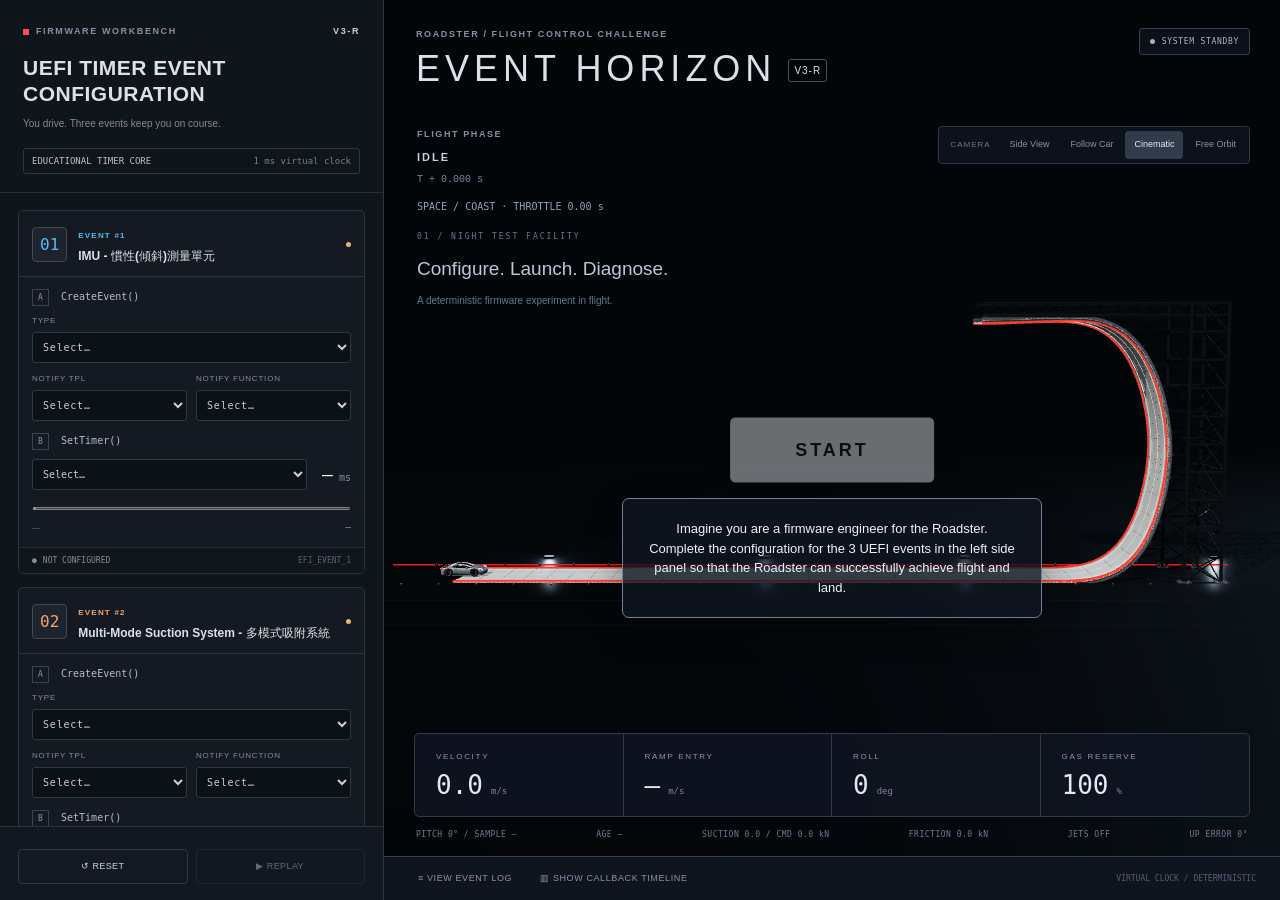
<file: index.html>
<!doctype html><html lang="en"><head><meta charset="UTF-8"/><meta name="viewport" content="width=device-width, initial-scale=1.0"/><meta name="theme-color" content="#0a0d12"/><title>Event Horizon | Roadster Flight Control</title>  <script type="module" crossorigin src="./assets/index-CwQYKkg_.js"></script>
  <link rel="stylesheet" crossorigin href="./assets/index-B14UkPay.css">
</head><body><div id="root"></div></body></html>
</file>
<file: assets/index-B14UkPay.css>
/*! tailwindcss v4.3.3 | MIT License | https://tailwindcss.com */
@layer properties{@supports (((-webkit-hyphens:none)) and (not (margin-trim:inline))) or ((-moz-orient:inline) and (not (color:rgb(from red r g b)))){*,:before,:after,::backdrop{--tw-shadow:0 0 #0000;--tw-shadow-color:initial;--tw-shadow-alpha:100%;--tw-inset-shadow:0 0 #0000;--tw-inset-shadow-color:initial;--tw-inset-shadow-alpha:100%;--tw-ring-color:initial;--tw-ring-shadow:0 0 #0000;--tw-inset-ring-color:initial;--tw-inset-ring-shadow:0 0 #0000;--tw-ring-inset:initial;--tw-ring-offset-width:0px;--tw-ring-offset-color:#fff;--tw-ring-offset-shadow:0 0 #0000;--tw-blur:initial;--tw-brightness:initial;--tw-contrast:initial;--tw-grayscale:initial;--tw-hue-rotate:initial;--tw-invert:initial;--tw-opacity:initial;--tw-saturate:initial;--tw-sepia:initial;--tw-drop-shadow:initial;--tw-drop-shadow-color:initial;--tw-drop-shadow-alpha:100%;--tw-drop-shadow-size:initial}}}@layer theme{:root,:host{--font-sans:-apple-system, BlinkMacSystemFont, "Segoe UI", Roboto, "Helvetica Neue", "Noto Sans", Arial, sans-serif, "Apple Color Emoji", "Segoe UI Emoji", "Segoe UI Symbol", "Noto Color Emoji";--font-mono:ui-monospace, SFMono-Regular, Menlo, Monaco, Consolas, "Liberation Mono", "Courier New", monospace;--default-font-family:var(--font-sans);--default-mono-font-family:var(--font-mono)}}@layer base{*,:after,:before,::backdrop{box-sizing:border-box;border:0 solid;margin:0;padding:0}::file-selector-button{box-sizing:border-box;border:0 solid;margin:0;padding:0}html,:host{-webkit-text-size-adjust:100%;tab-size:4;line-height:1.5;font-family:var(--default-font-family,-apple-system, BlinkMacSystemFont, "Segoe UI", Roboto, "Helvetica Neue", "Noto Sans", Arial, sans-serif, "Apple Color Emoji", "Segoe UI Emoji", "Segoe UI Symbol", "Noto Color Emoji");font-feature-settings:var(--default-font-feature-settings,normal);font-variation-settings:var(--default-font-variation-settings,normal);-webkit-tap-highlight-color:transparent}hr{height:0;color:inherit;border-top-width:1px}abbr:where([title]){-webkit-text-decoration:underline dotted;text-decoration:underline dotted}h1,h2,h3,h4,h5,h6{font-size:inherit;font-weight:inherit}a{color:inherit;-webkit-text-decoration:inherit;-webkit-text-decoration:inherit;-webkit-text-decoration:inherit;-webkit-text-decoration:inherit;text-decoration:inherit}b,strong{font-weight:bolder}code,kbd,samp,pre{font-family:var(--default-mono-font-family,ui-monospace, SFMono-Regular, Menlo, Monaco, Consolas, "Liberation Mono", "Courier New", monospace);font-feature-settings:var(--default-mono-font-feature-settings,normal);font-variation-settings:var(--default-mono-font-variation-settings,normal);font-size:1em}small{font-size:80%}sub,sup{vertical-align:baseline;font-size:75%;line-height:0;position:relative}sub{bottom:-.25em}sup{top:-.5em}table{text-indent:0;border-color:inherit;border-collapse:collapse}:-moz-focusring:where(:not(iframe)){outline:auto}progress{vertical-align:baseline}summary{display:list-item}ol,ul,menu{list-style:none}img,svg,video,canvas,audio,iframe,embed,object{vertical-align:middle;display:block}img,video{max-width:100%;height:auto}button,input,select,optgroup,textarea{font:inherit;font-feature-settings:inherit;font-variation-settings:inherit;letter-spacing:inherit;color:inherit;opacity:1;background-color:#0000;border-radius:0}::file-selector-button{font:inherit;font-feature-settings:inherit;font-variation-settings:inherit;letter-spacing:inherit;color:inherit;opacity:1;background-color:#0000;border-radius:0}:where(select:is([multiple],[size])) optgroup{font-weight:bolder}:where(select:is([multiple],[size])) optgroup option{padding-inline-start:20px}::file-selector-button{margin-inline-end:4px}::placeholder{opacity:1}@supports (not ((-webkit-appearance:-apple-pay-button))) or (contain-intrinsic-size:1px){::placeholder{color:currentColor}@supports (color:color-mix(in lab, red, red)){::placeholder{color:color-mix(in oklab, currentcolor 50%, transparent)}}}textarea{resize:vertical}::-webkit-search-decoration{-webkit-appearance:none}::-webkit-date-and-time-value{min-height:1lh;text-align:inherit}::-webkit-datetime-edit{display:inline-flex}::-webkit-datetime-edit-fields-wrapper{padding:0}::-webkit-datetime-edit{padding-block:0}::-webkit-datetime-edit-year-field{padding-block:0}::-webkit-datetime-edit-month-field{padding-block:0}::-webkit-datetime-edit-day-field{padding-block:0}::-webkit-datetime-edit-hour-field{padding-block:0}::-webkit-datetime-edit-minute-field{padding-block:0}::-webkit-datetime-edit-second-field{padding-block:0}::-webkit-datetime-edit-millisecond-field{padding-block:0}::-webkit-datetime-edit-meridiem-field{padding-block:0}::-webkit-calendar-picker-indicator{line-height:1}:-moz-ui-invalid{box-shadow:none}button,input:where([type=button],[type=reset],[type=submit]){appearance:button}::file-selector-button{appearance:button}::-webkit-inner-spin-button{height:auto}::-webkit-outer-spin-button{height:auto}[hidden]:where(:not([hidden=until-found])){display:none!important}}@layer components;@layer utilities{.visible{visibility:visible}.absolute{position:absolute}.fixed{position:fixed}.relative{position:relative}.static{position:static}.grid{display:grid}.hidden{display:none}.ring{--tw-ring-shadow:var(--tw-ring-inset,) 0 0 0 calc(1px + var(--tw-ring-offset-width)) var(--tw-ring-color,currentcolor);box-shadow:var(--tw-inset-shadow), var(--tw-inset-ring-shadow), var(--tw-ring-offset-shadow), var(--tw-ring-shadow), var(--tw-shadow)}.blur{--tw-blur:blur(8px);filter:var(--tw-blur,) var(--tw-brightness,) var(--tw-contrast,) var(--tw-grayscale,) var(--tw-hue-rotate,) var(--tw-invert,) var(--tw-saturate,) var(--tw-sepia,) var(--tw-drop-shadow,)}.filter{filter:var(--tw-blur,) var(--tw-brightness,) var(--tw-contrast,) var(--tw-grayscale,) var(--tw-hue-rotate,) var(--tw-invert,) var(--tw-saturate,) var(--tw-sepia,) var(--tw-drop-shadow,)}}:root{color:#dce1e9;font-synthesis:none;background:#090c11;font-family:Inter,Segoe UI,Arial,sans-serif;font-size:13px}*{box-sizing:border-box}body{margin:0}button,select,input{font:inherit}button,select{outline:none}button{cursor:pointer}button:disabled,input:disabled,select:disabled{cursor:not-allowed;opacity:.45}button:focus-visible,select:focus-visible,input:focus-visible{outline-offset:3px;outline:2px solid #9ec8f2}button{color:#c9d0db;background:#151a22;border:1px solid #303640;border-radius:4px;transition:background .15s}button:hover:not(:disabled){color:#fff;background:#252e3b}.app{grid-template-columns:30% 70%;height:100dvh;display:grid;overflow:hidden}.control-panel{z-index:2;background:#10141b;border-right:1px solid #30343e;flex-direction:column;min-width:0;display:flex}.control-heading{border-bottom:1px solid #2a3039;padding:25px 23px 18px}.eyebrow{letter-spacing:1.6px;color:#8491a4;font-size:9px;font-weight:650}.control-heading>.eyebrow{align-items:center;gap:7px;display:flex}.control-heading>.eyebrow>span:last-child{color:#c6cfdd;margin-left:auto}.tiny-square{background:#f65058;width:6px;height:6px}.control-heading h1{letter-spacing:.5px;margin:16px 0 9px;font-size:21px;font-weight:650;line-height:1.25}.control-heading p{color:#7e8a9b;margin:0 0 17px;font-size:10px}.profile-tag{color:#b8c3d2;border:1px solid #303744;border-radius:3px;justify-content:space-between;padding:7px 8px;font:9px Consolas,monospace;display:flex}.profile-tag span{color:#718096}.cards{scrollbar-width:thin;scrollbar-color:#37404e transparent;flex:1;padding:17px 18px;overflow-y:auto}.event-card{background:#151a22;border:1px solid #2c333e;border-radius:5px;margin-bottom:13px;overflow:hidden}.event-card header{border-bottom:1px solid #2c333e;align-items:center;gap:11px;padding:13px 13px 11px;display:flex}.event-id{color:var(--event-color);background:#1e242d;border:1px solid #424851;border-radius:4px;padding:7px;font:16px Consolas,monospace}.event-card .eyebrow{color:var(--event-color);letter-spacing:1.2px;font-size:8px}.event-card h3{margin:3px 0 0;font-size:12px;font-weight:550}.status-dot{border-radius:50%;width:5px;height:5px;margin-left:auto}.ready{background:#9bd9b9;box-shadow:0 0 8px #9bd9b944}.bad{background:#ff6067}.warn{background:#e6b57e}.event-card fieldset{border:0;min-width:0;margin:12px 13px 0;padding:0}.event-card legend{color:#b3bdcb;margin-bottom:9px;font:10px Consolas,monospace}.event-card legend span{color:#8694a6;border:1px solid #3a4350;justify-content:center;align-items:center;width:17px;height:17px;margin-right:6px;font-size:8px;display:inline-flex}.event-card label{letter-spacing:.8px;color:#7f8ca0;min-width:0;font-size:8px;display:block}select{color:#c5cfdd;text-overflow:ellipsis;background:#0c1118;border:1px solid #303844;border-radius:3px;width:100%;min-width:0;padding:8px 6px;font:10px Consolas,monospace;display:block}label select{margin-top:5px}.field-pair{grid-template-columns:1fr 1fr;gap:9px;margin-top:10px;display:grid}.timer-row{align-items:center;gap:15px;display:flex}.timer-row select{flex:1}.timer-row strong{color:#eff3fa;white-space:nowrap;font:18px Consolas,monospace}.timer-row small{color:#7e8ba0;font-size:10px}input[type=range]{width:100%;height:3px;accent-color:var(--event-color);margin:17px 0 12px;display:block}.range-caption{color:#67768b;justify-content:space-between;gap:3px;margin-bottom:12px;font-size:8px;display:flex}.range-caption code{color:#9aa9bd;font-size:9px}.event-card footer{color:#82928e;background:#11161d;border-top:1px solid #252c37;gap:6px;padding:8px 13px;font:8px Consolas,monospace;display:flex}.event-handle{color:#556476;margin-left:auto}.model-note{color:#6d7d92;padding:7px 2px;font-size:10px;line-height:1.7}.model-note b{letter-spacing:1.5px;color:#93a0b2;font-size:8px}.model-note p{margin:5px 0}.control-actions{background:#121720;border-top:1px solid #2b323d;padding:14px 18px 16px}.start-button{color:#171b23;letter-spacing:.6px;background:#e7eaf0;border:0;justify-content:space-between;align-items:center;width:100%;padding:13px 12px;font-size:11px;font-weight:750;display:flex}.start-button:hover:not(:disabled){color:#111;background:#fff}.start-button span{letter-spacing:1px;color:#788291;font-size:8px}.button-row{gap:8px;margin-top:8px;display:flex}.button-row button{letter-spacing:.4px;flex:1;padding:10px 6px;font-size:9px}.failure-row{gap:8px;margin-top:8px;display:flex}.failure-row select{flex:1;font-size:9px}.failure-row button{padding:6px 9px;font-size:8px}.viewport{background:#0a0e17;min-width:0;position:relative;overflow:hidden}.viewport-start{z-index:3;color:#171b23;letter-spacing:3px;background:#e7eaf0;border:1px solid #e7eaf0;border-radius:5px;padding:18px 64px;font-size:18px;font-weight:750;position:absolute;top:50%;left:50%;transform:translate(-50%,-50%);box-shadow:0 8px 30px #0008}.viewport-start:hover{background:#fff;border-color:#fff}.viewport-start:focus-visible{outline-offset:5px;outline:2px solid #59baf3}.scene{position:absolute;inset:0}.viewport-heading{pointer-events:none;justify-content:space-between;display:flex;position:absolute;top:28px;left:32px;right:30px}.viewport-heading h2{letter-spacing:5px;margin:9px 0;font-size:36px;font-weight:300;line-height:1}.viewport-heading h2 span{vertical-align:middle;letter-spacing:1px;border:1px solid #465163;border-radius:3px;margin-left:12px;padding:5px;font-size:10px}.live-badge{letter-spacing:.7px;color:#a9b7c8;background:#101722a8;border:1px solid #354050;border-radius:3px;align-self:flex-start;padding:8px 10px;font:8px Consolas,monospace}.live-badge i{background:#a1b6c7;border-radius:50%;width:5px;height:5px;margin-right:7px;display:inline-block}.live-badge .pulse{background:#8fdbb1;box-shadow:0 0 8px #9beab7}.phase-label{pointer-events:none;flex-direction:column;gap:7px;display:flex;position:absolute;top:128px;left:33px}.phase-label strong{letter-spacing:2px;color:#c6d0df;font-size:11px;font-weight:550}.phase-label code{color:#77879f;font-size:10px}.camera-control{background:#101722bf;border:1px solid #2e3744;border-radius:4px;align-items:center;gap:3px;padding:4px;display:flex;position:absolute;top:126px;right:30px}.camera-control>span{letter-spacing:1px;color:#687990;padding:0 7px;font-size:8px}.camera-control button{color:#8494aa;background:0 0;border:0;padding:7px 9px;font-size:9px}.camera-control button.selected{color:#e6edf6;background:#303b4c}.scene-caption{pointer-events:none;position:absolute;bottom:210px;left:33px}.scene-caption>span{letter-spacing:2px;color:#677891;font:8px Consolas,monospace}.scene-caption p{color:#bcc8d8;margin:10px 0 7px;font-size:19px;font-weight:350}.scene-caption small{color:#65788f;font-size:10px}.telemetry{-webkit-backdrop-filter:blur(10px);backdrop-filter:blur(10px);pointer-events:none;background:#101722dc;border:1px solid #303a49;border-radius:5px;grid-template-columns:repeat(4,1fr);display:grid;position:absolute;bottom:83px;left:30px;right:30px}.telemetry>div{border-right:1px solid #303a49;padding:17px 21px 16px;position:relative;overflow:hidden}.telemetry>div:last-child{border:0}.telemetry span{letter-spacing:1.7px;color:#8899b0;margin-bottom:7px;font-size:8px;display:block}.telemetry strong{color:#e2e9f4;font:26px Consolas,monospace}.telemetry small{color:#7387a1;margin-left:8px;font:9px Consolas,monospace}.telemetry i{background:#7799b3;height:2px;position:absolute;bottom:0;left:0}.system-strip{color:#6c7e97;letter-spacing:.5px;pointer-events:none;justify-content:space-between;font:8px Consolas,monospace;display:flex;position:absolute;bottom:61px;left:32px;right:32px}.system-strip i{background:#58677a;border-radius:50%;width:4px;height:4px;margin-right:5px;display:inline-block}.system-strip i.on{background:#91d3b3}.diagnostic-drawer{z-index:5;-webkit-backdrop-filter:blur(15px);backdrop-filter:blur(15px);background:#101620f5;border-top:1px solid #354154;position:absolute;bottom:0;left:0;right:0}.diagnostic-tabs{align-items:center;gap:8px;height:43px;padding:0 24px;display:flex}.diagnostic-tabs button{letter-spacing:.6px;color:#8395af;background:0 0;border:0;padding:10px;font-size:9px}.diagnostic-tabs button.active{color:#eff5ff}.diagnostic-tabs>span{color:#506077;margin-left:auto;font:8px Consolas,monospace}.diagnostic-content,.timeline-content{border-top:1px solid #2e3848}.diagnostic-toolbar{color:#7689a4;justify-content:space-between;align-items:center;padding:10px 23px;font:9px Consolas,monospace;display:flex}.diagnostic-toolbar select{width:130px}.log-scroller{scrollbar-width:thin;scrollbar-color:#354359 transparent;height:260px;overflow:auto}.log-row{border-bottom:1px solid #222c3b;align-items:center;gap:12px;padding:0 23px;font:10px Consolas,monospace;display:flex}.log-row>code{color:#7e93af;white-space:nowrap}.log-event{color:#b8cde6;font-size:9px}.log-row b{color:#bbc7d8;font-weight:400;display:block}.log-row small{color:#667d9c;margin-top:4px;font-size:8px;display:block}.empty-state{color:#6e839f;padding:20px;font-size:11px}.timeline-content{height:310px;padding:15px 24px;overflow:auto}.timeline-content p{color:#8b9bb1;margin:0 0 10px;font-size:10px}.timeline-content svg{width:100%;max-height:210px}.timeline-content text{fill:#8398b3;font:10px Consolas,monospace}.milestones{color:#91a3bb;flex-wrap:wrap;gap:9px;font:8px Consolas,monospace;display:flex}.milestones span{border:1px solid #344154;border-radius:3px;padding:5px}.result-panel{z-index:4;background:#111a27f5;border:1px solid #607086;border-radius:6px;width:76%;padding:25px;position:absolute;top:34%;left:12%;box-shadow:0 20px 70px #0009}.result-panel.success{border-top:2px solid #9fd3b5}.result-panel.failure{border-top:2px solid #f17a78}.result-panel h2{letter-spacing:-.6px;margin:12px 0;font-size:26px;font-weight:450}.result-panel p{color:#a4b3c7;font:11px/1.8 Consolas,monospace}.error-text{color:#fa858b!important}.webgl-error{color:#f2b7c2;z-index:6;background:#221b26;padding:20px;font-size:12px;position:absolute;top:40%;left:15%;right:15%}.accent{color:#bdd9ff}.muted{color:#6f7d91}@media (width>=1600px){.control-heading{padding:30px}.cards{padding:20px 25px}.event-card header{padding:16px}.event-card fieldset{margin:15px 16px 0}.event-card h3{font-size:14px}select{font-size:11px}.control-heading h1{font-size:25px}.control-heading p{font-size:12px}}@media (width<=1200px) and (width>=1024px){.control-heading{padding:20px 15px 15px}.control-heading h1{font-size:18px}.cards,.control-actions{padding:12px}.field-pair{grid-template-columns:1fr}.viewport-heading{left:23px;right:23px}.camera-control{top:192px;left:23px;right:auto}.telemetry>div{padding:14px 10px}.telemetry strong{font-size:22px}.diagnostic-tabs>span{display:none}}@media (width<=1023px){.app{flex-direction:column;height:auto;display:flex;overflow:visible}.control-panel{border-right:0;order:2}.viewport{order:1;height:75vh;min-height:570px}.control-heading{padding:24px}.cards{grid-template-columns:1fr 1fr;gap:14px;padding:20px;display:grid;overflow:visible}.event-card{margin:0}.model-note{grid-column:1/-1}.control-actions{position:sticky;bottom:0}.camera-control{top:175px;left:24px;right:auto}.phase-label{top:116px}.viewport-heading{left:24px}.telemetry{left:18px;right:18px}.telemetry>div{padding:13px 10px}.telemetry strong{font-size:23px}.diagnostic-tabs>span{display:none}.result-panel{width:88%;padding:18px;top:35%;left:6%}}@media (width<=550px){.cards{grid-template-columns:1fr}.viewport-heading h2{font-size:28px}.viewport-heading .eyebrow{font-size:7px}.live-badge{padding:6px;font-size:7px}.telemetry span{letter-spacing:.7px;font-size:6px}.telemetry strong{font-size:19px}.telemetry small{margin-left:4px;font-size:7px}.system-strip{font-size:6px;left:20px;right:20px}.camera-control button{padding:6px;font-size:8px}.camera-control>span{font-size:7px}.scene-caption{bottom:193px}.scene-caption p{font-size:15px}.result-panel h2{font-size:21px}.result-panel p{font-size:9px}.diagnostic-tabs{padding:0 10px}.diagnostic-tabs button{font-size:8px}.log-row{gap:6px;padding:0 10px}.log-row b{font-size:9px}.log-row small{font-size:7px}}.app{grid-template-rows:minmax(0,1fr)}.control-panel,.cards{min-height:0}@media (width>=1024px){.viewport{min-height:0}}.scene-caption{top:225px;bottom:auto}.throttle-label{color:#91a3b8;padding-top:7px;font:10px Consolas,monospace}.throttle-label.active{color:#8fdbb1}.system-strip{flex-wrap:wrap;gap:6px 14px}.replay-note{color:#8595a9;margin-top:7px;font-size:8px;display:block}.evidence-note{color:#9aadc2;line-height:1.7;font-size:12px!important}.log-row small{text-overflow:ellipsis;white-space:nowrap;display:block;overflow:hidden}.result-panel{max-height:46%;overflow-y:auto}.timeline-content button{padding:3px 7px;font-size:8px}.viewport:focus{outline:none}@media (width<=1023px){.result-panel{max-height:48%}.control-panel{overflow:visible}}.recovery-status{z-index:5;color:#ffe4bb;background:#17202bea;border:1px solid #d9a45c;max-width:80%;padding:12px 16px;font-size:12px;position:absolute;top:230px;left:32px}.driving-hint{z-index:3;color:#eef3fa;width:min(420px,100% - 36px);padding:22px 46px 22px 24px;position:absolute;top:calc(75% - 96px);left:50%;transform:translate(-50%,-50%)}.driving-hint,.event-setup-hint{background:#101722cc;border:1px solid #728398;border-radius:7px;box-shadow:0 12px 36px #0005}.driving-hint h3{margin:0 0 10px;font-size:17px;font-weight:600}.driving-hint kbd{letter-spacing:1px;border:1px solid #8796a8;border-radius:4px;padding:3px 7px;font:600 13px Consolas,monospace}.driving-hint p{color:#c2cfde;margin:0;font-size:12px;line-height:1.65}.driving-hint-close{color:#dce6f3;background:0 0;border:0;width:30px;height:30px;padding:0;font-size:23px;line-height:1;position:absolute;top:7px;right:7px}.driving-hint-close:hover{color:#fff;background:#ffffff18}.driving-hint-close:focus-visible{outline-offset:2px;outline:2px solid #59baf3}input[type=range].range-unset::-webkit-slider-thumb{opacity:0}input[type=range].range-unset::-moz-range-thumb{opacity:0}.viewport-start:disabled{opacity:.45;cursor:not-allowed}.event-setup-hint{z-index:3;color:#eef3fa;text-align:center;pointer-events:none;width:min(420px,100% - 36px);margin:0;padding:20px 24px;font-size:13px;line-height:1.5;position:absolute;top:calc(50% + 48px);left:50%;transform:translate(-50%)}@property --tw-shadow{syntax:"*";inherits:false;initial-value:0 0 #0000}@property --tw-shadow-color{syntax:"*";inherits:false}@property --tw-shadow-alpha{syntax:"<percentage>";inherits:false;initial-value:100%}@property --tw-inset-shadow{syntax:"*";inherits:false;initial-value:0 0 #0000}@property --tw-inset-shadow-color{syntax:"*";inherits:false}@property --tw-inset-shadow-alpha{syntax:"<percentage>";inherits:false;initial-value:100%}@property --tw-ring-color{syntax:"*";inherits:false}@property --tw-ring-shadow{syntax:"*";inherits:false;initial-value:0 0 #0000}@property --tw-inset-ring-color{syntax:"*";inherits:false}@property --tw-inset-ring-shadow{syntax:"*";inherits:false;initial-value:0 0 #0000}@property --tw-ring-inset{syntax:"*";inherits:false}@property --tw-ring-offset-width{syntax:"<length>";inherits:false;initial-value:0}@property --tw-ring-offset-color{syntax:"*";inherits:false;initial-value:#fff}@property --tw-ring-offset-shadow{syntax:"*";inherits:false;initial-value:0 0 #0000}@property --tw-blur{syntax:"*";inherits:false}@property --tw-brightness{syntax:"*";inherits:false}@property --tw-contrast{syntax:"*";inherits:false}@property --tw-grayscale{syntax:"*";inherits:false}@property --tw-hue-rotate{syntax:"*";inherits:false}@property --tw-invert{syntax:"*";inherits:false}@property --tw-opacity{syntax:"*";inherits:false}@property --tw-saturate{syntax:"*";inherits:false}@property --tw-sepia{syntax:"*";inherits:false}@property --tw-drop-shadow{syntax:"*";inherits:false}@property --tw-drop-shadow-color{syntax:"*";inherits:false}@property --tw-drop-shadow-alpha{syntax:"<percentage>";inherits:false;initial-value:100%}@property --tw-drop-shadow-size{syntax:"*";inherits:false}
</file>
